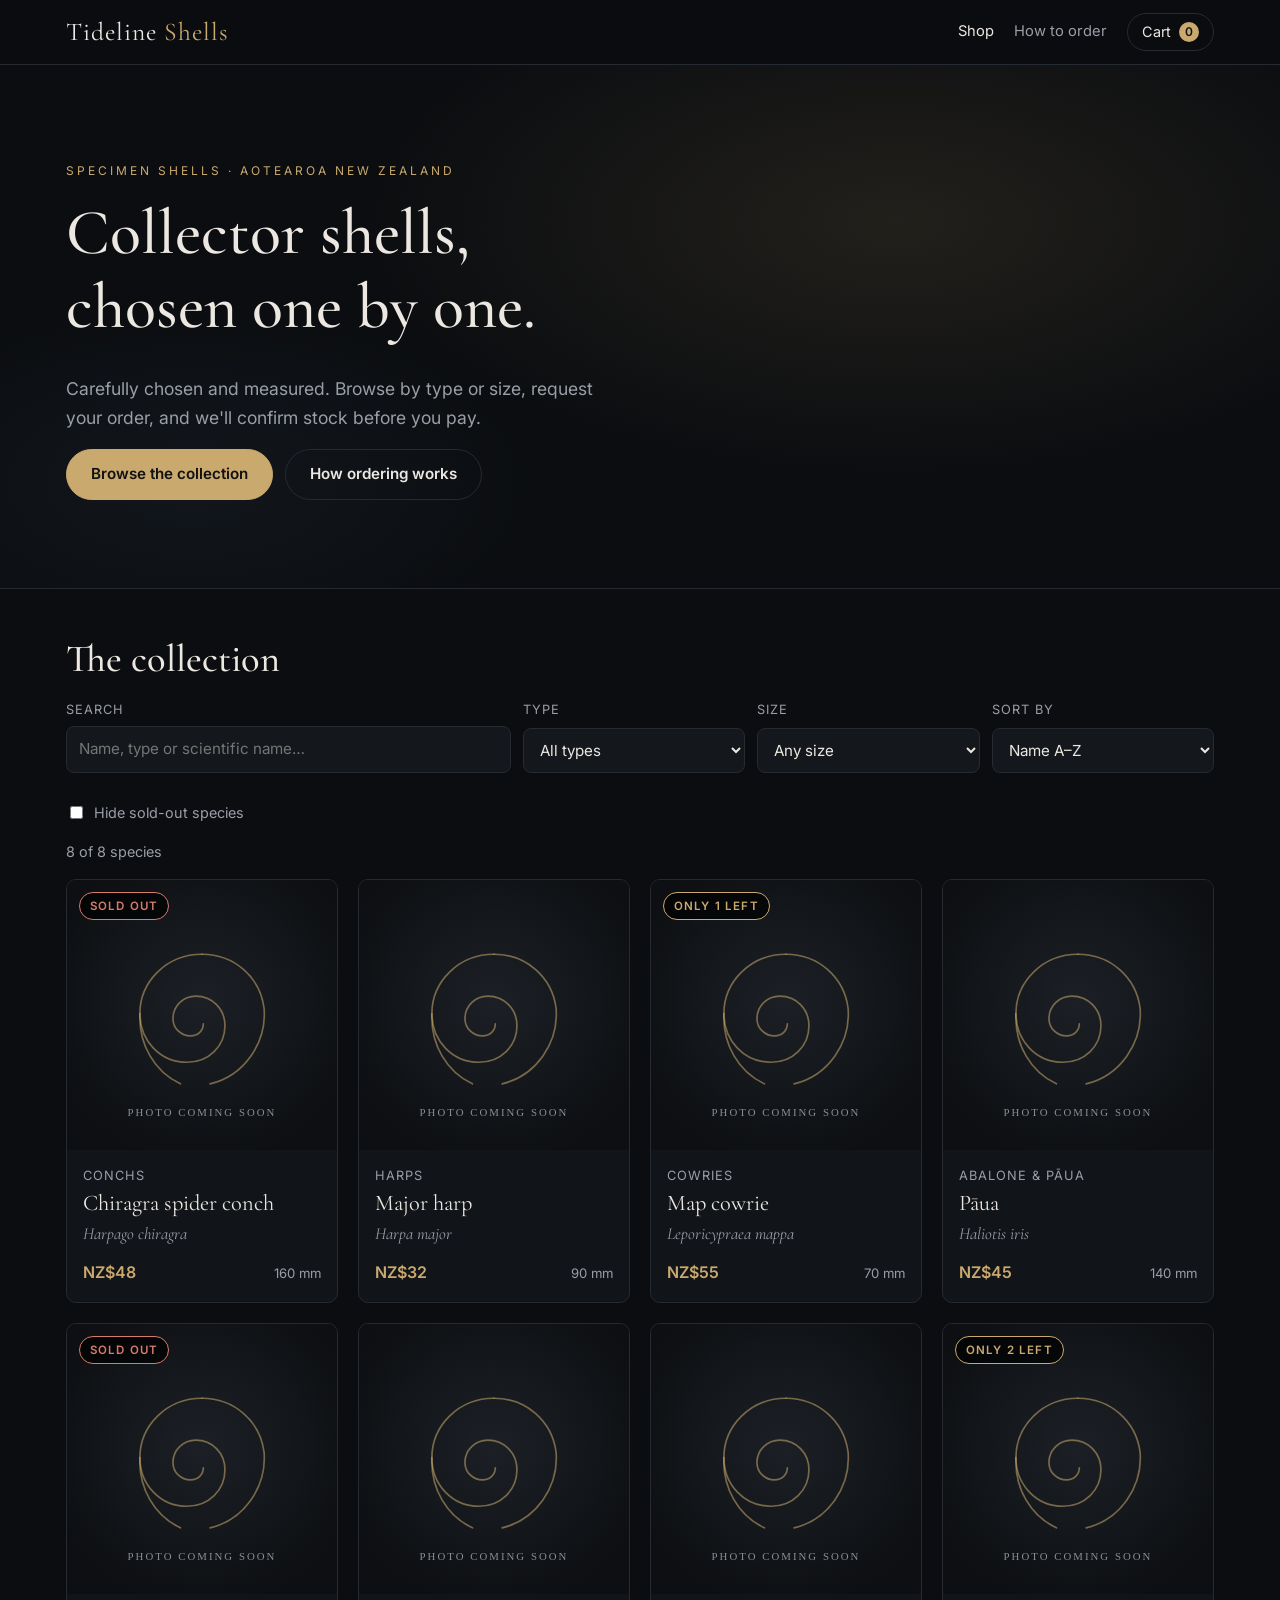
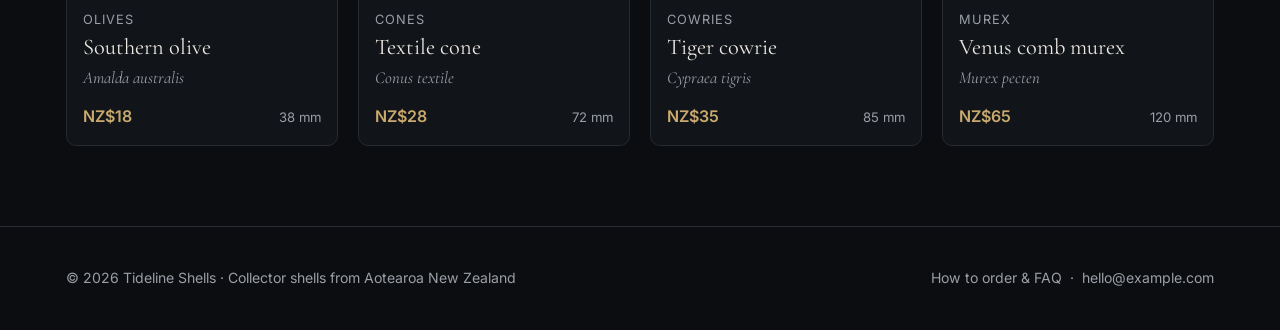
<file: index.html>
<!doctype html>
<html lang="en">
<head>
  <meta charset="utf-8">
  <meta name="viewport" content="width=device-width, initial-scale=1">
  <title>Tideline Shells | Collector Specimen Shells, New Zealand</title>
  <meta name="description" content="Collector-grade specimen shells, sorted by type and size, shipped from New Zealand.">
  <link rel="icon" href="assets/img/placeholder.svg">
  <link rel="preconnect" href="https://fonts.googleapis.com">
  <link rel="preconnect" href="https://fonts.gstatic.com" crossorigin>
  <link href="https://fonts.googleapis.com/css2?family=Cormorant+Garamond:ital,wght@0,500;1,500&family=Inter:wght@400;600&display=swap" rel="stylesheet">
  <link rel="stylesheet" href="assets/css/style.css">
</head>
<body data-page="shop">

  <section class="hero">
    <div class="wrap">
      <p class="eyebrow">Specimen shells &middot; Aotearoa New Zealand</p>
      <h1>Collector shells,<br>chosen one by one.</h1>
      <p class="lead">Carefully chosen and measured. Browse by type or size, request your order, and we'll confirm stock before you pay.</p>
      <p><a class="btn" href="#catalog">Browse the collection</a> &nbsp; <a class="btn btn-ghost" href="how-to-order.html">How ordering works</a></p>
    </div>
  </section>

  <main class="catalog" id="catalog">
    <div class="wrap">
      <h2>The collection</h2>
      <div class="filters">
        <label class="field">Search
          <input id="f-search" type="search" placeholder="Name, type or scientific name…">
        </label>
        <label class="field">Type
          <select id="f-type"></select>
        </label>
        <label class="field">Size
          <select id="f-size">
            <option value="">Any size</option>
            <option value="0-30">Under 30 mm</option>
            <option value="30-60">30–60 mm</option>
            <option value="60-100">60–100 mm</option>
            <option value="100-9999">Over 100 mm</option>
          </select>
        </label>
        <label class="field">Sort by
          <select id="f-sort">
            <option value="name">Name A–Z</option>
            <option value="type">Type</option>
            <option value="price-asc">Price: low to high</option>
            <option value="price-desc">Price: high to low</option>
            <option value="size-asc">Size: small to large</option>
            <option value="size-desc">Size: large to small</option>
          </select>
        </label>
      </div>
      <label class="check" style="margin-bottom:16px"><input id="f-instock" type="checkbox"> Hide sold-out species</label>
      <p class="result-count" id="result-count"></p>
      <div class="grid" id="grid"></div>
    </div>
  </main>

  <script src="data/config.js"></script>
  <script src="data/shells.js"></script>
  <script src="assets/js/app.js"></script>
</body>
</html>
</file>
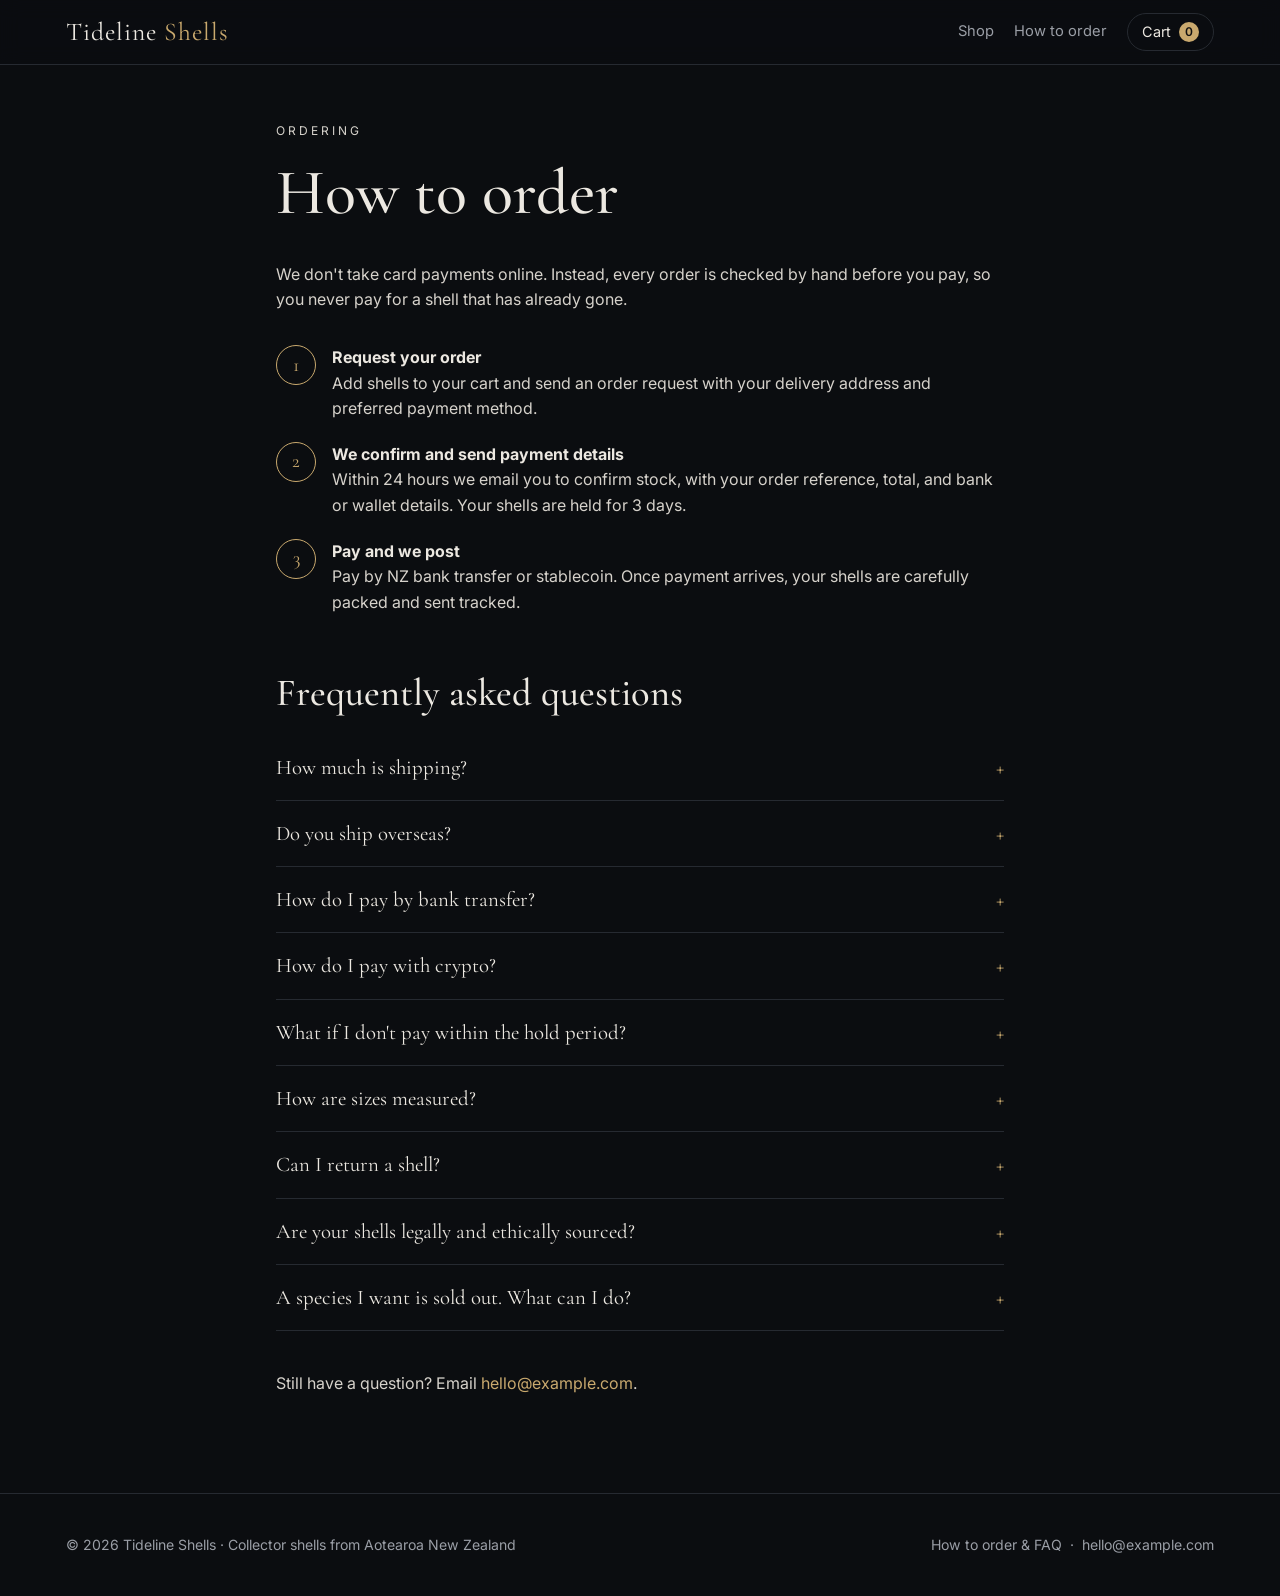
<file: how-to-order.html>
<!doctype html>
<html lang="en">
<head>
  <meta charset="utf-8">
  <meta name="viewport" content="width=device-width, initial-scale=1">
  <title>How to order &amp; FAQ | Tideline Shells</title>
  <link rel="icon" href="assets/img/placeholder.svg">
  <link rel="preconnect" href="https://fonts.googleapis.com">
  <link rel="preconnect" href="https://fonts.gstatic.com" crossorigin>
  <link href="https://fonts.googleapis.com/css2?family=Cormorant+Garamond:ital,wght@0,500;1,500&family=Inter:wght@400;600&display=swap" rel="stylesheet">
  <link rel="stylesheet" href="assets/css/style.css">
</head>
<body data-page="how">

  <main class="page">
    <div class="wrap narrow">
      <p class="eyebrow">Ordering</p>
      <h1>How to order</h1>
      <p>We don't take card payments online. Instead, every order is checked by hand before you pay, so you never pay for a shell that has already gone.</p>

      <ol class="steps">
        <li><strong>Request your order</strong>Add shells to your cart and send an order request with your delivery address and preferred payment method.</li>
        <li><strong>We confirm and send payment details</strong>Within 24 hours we email you to confirm stock, with your order reference, total, and bank or wallet details. Your shells are held for <span data-cfg="holdDays"></span> days.</li>
        <li><strong>Pay and we post</strong>Pay by NZ bank transfer or stablecoin. Once payment arrives, your shells are carefully packed and sent tracked.</li>
      </ol>

      <h2 style="margin-top:56px">Frequently asked questions</h2>

      <details>
        <summary>How much is shipping?</summary>
        <p>A flat <span data-cfg="shippingFlatRate"></span> per order anywhere in New Zealand, tracked. Every specimen is individually wrapped and boxed.</p>
      </details>
      <details>
        <summary>Do you ship overseas?</summary>
        <p>Not yet. We ship to <span data-cfg="shipsTo"></span>. If you're overseas, leave your email on a sold-out species or contact us and we'll let you know when international shipping opens.</p>
      </details>
      <details>
        <summary>How do I pay by bank transfer?</summary>
        <p>After we confirm your order, we email our NZ bank account number. Please use your order reference as the payment reference so we can match it.</p>
      </details>
      <details>
        <summary>How do I pay with crypto?</summary>
        <p>We accept stablecoins (USDC or USDT) only, so the price can't move between ordering and paying. We email you the wallet address, network and exact amount. Please double-check the network before sending, because payments sent on the wrong network can't be recovered.</p>
      </details>
      <details>
        <summary>What if I don't pay within the hold period?</summary>
        <p>After <span data-cfg="holdDays"></span> days the shells are released back into stock. Just reply to our email if you need a little more time.</p>
      </details>
      <details>
        <summary>How are sizes measured?</summary>
        <p>Sizes are the greatest length in millimetres, measured with calipers. Individual specimens may vary slightly from the listed size; ask if you need an exact measurement.</p>
      </details>
      <details>
        <summary>Can I return a shell?</summary>
        <p>If a specimen arrives damaged or isn't as described, contact us within 7 days with photos and we'll refund or replace it. Your rights under the NZ Consumer Guarantees Act always apply.</p>
      </details>
      <details>
        <summary>Are your shells legally and ethically sourced?</summary>
        <p>Yes. We don't sell species protected under CITES or New Zealand wildlife law without the required permits, and we can tell you the origin of any specimen on request.</p>
      </details>
      <details>
        <summary>A species I want is sold out. What can I do?</summary>
        <p>Open the species page and use the "Notify me" form. We'll email you when it's back.</p>
      </details>

      <p style="margin-top:40px">Still have a question? Email <a data-cfg="contactEmail" id="contact-link" href="#"></a>.</p>
    </div>
  </main>

  <script src="data/config.js"></script>
  <script src="data/shells.js"></script>
  <script src="assets/js/app.js"></script>
  <script>
    document.getElementById("contact-link").href = "mailto:" + window.SHOP_CONFIG.contactEmail;
  </script>
</body>
</html>
</file>
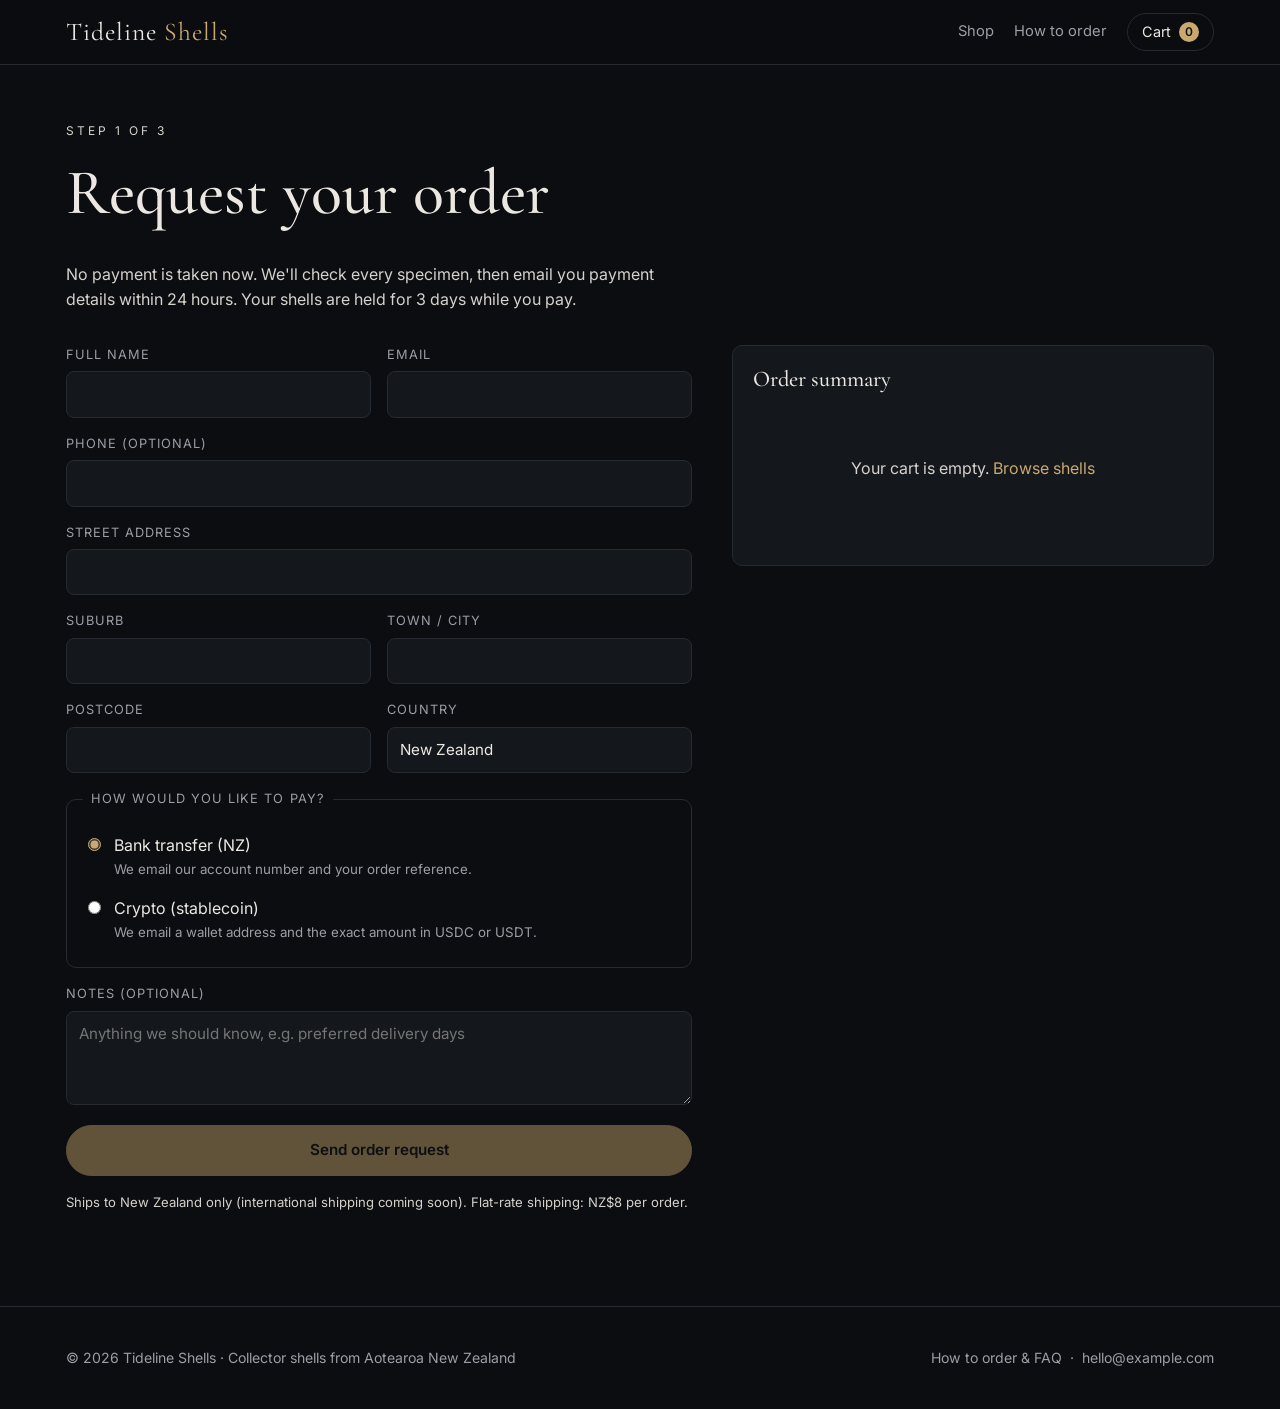
<file: order.html>
<!doctype html>
<html lang="en">
<head>
  <meta charset="utf-8">
  <meta name="viewport" content="width=device-width, initial-scale=1">
  <title>Request your order | Tideline Shells</title>
  <link rel="icon" href="assets/img/placeholder.svg">
  <link rel="preconnect" href="https://fonts.googleapis.com">
  <link rel="preconnect" href="https://fonts.gstatic.com" crossorigin>
  <link href="https://fonts.googleapis.com/css2?family=Cormorant+Garamond:ital,wght@0,500;1,500&family=Inter:wght@400;600&display=swap" rel="stylesheet">
  <link rel="stylesheet" href="assets/css/style.css">
</head>
<body data-page="order">

  <main class="page">
    <div class="wrap">
      <p class="eyebrow">Step 1 of 3</p>
      <h1>Request your order</h1>
      <p style="max-width:640px">No payment is taken now. We'll check every specimen, then email you payment details within 24 hours. Your shells are held for <span data-cfg="holdDays"></span> days while you pay.</p>

      <div class="order-layout" style="margin-top:32px">
        <!-- Netlify picks up this form and emails each submission to you. -->
        <form id="order-form" name="order" method="POST" action="/thanks.html" data-netlify="true" netlify-honeypot="bot-field">
          <input type="hidden" name="form-name" value="order">
          <textarea name="order" id="order-field" class="hidden" readonly></textarea>
          <input type="hidden" name="total" id="total-field">
          <p class="hidden"><label>Leave empty: <input name="bot-field"></label></p>

          <div class="form-grid">
            <label class="field">Full name <input name="name" required autocomplete="name"></label>
            <label class="field">Email <input name="email" type="email" required autocomplete="email"></label>
            <label class="field full">Phone (optional) <input name="phone" type="tel" autocomplete="tel"></label>
            <label class="field full">Street address <input name="address" required autocomplete="street-address"></label>
            <label class="field">Suburb <input name="suburb" autocomplete="address-level3"></label>
            <label class="field">Town / City <input name="city" required autocomplete="address-level2"></label>
            <label class="field">Postcode <input name="postcode" required inputmode="numeric" pattern="[0-9]{4}" title="4-digit NZ postcode" autocomplete="postal-code"></label>
            <label class="field">Country <input name="country" value="New Zealand" readonly></label>

            <fieldset class="full">
              <legend>How would you like to pay?</legend>
              <label class="radio"><input type="radio" name="payment" value="Bank transfer" required checked>
                <span>Bank transfer (NZ)<small>We email our account number and your order reference.</small></span></label>
              <label class="radio"><input type="radio" name="payment" value="Crypto (stablecoin)">
                <span>Crypto (stablecoin)<small>We email a wallet address and the exact amount in USDC or USDT.</small></span></label>
            </fieldset>

            <label class="field full">Notes (optional)
              <textarea name="notes" rows="3" placeholder="Anything we should know, e.g. preferred delivery days"></textarea>
            </label>
          </div>

          <p style="margin-top:20px"><button class="btn btn-block" id="submit-order" type="submit">Send order request</button></p>
          <p class="fine">Ships to <span data-cfg="shipsTo"></span>. Flat-rate shipping: <span data-cfg="shippingFlatRate"></span> per order.</p>
        </form>

        <aside class="summary-box">
          <h3>Order summary</h3>
          <div id="order-summary"></div>
        </aside>
      </div>
    </div>
  </main>

  <script src="data/config.js"></script>
  <script src="data/shells.js"></script>
  <script src="assets/js/app.js"></script>
</body>
</html>
</file>
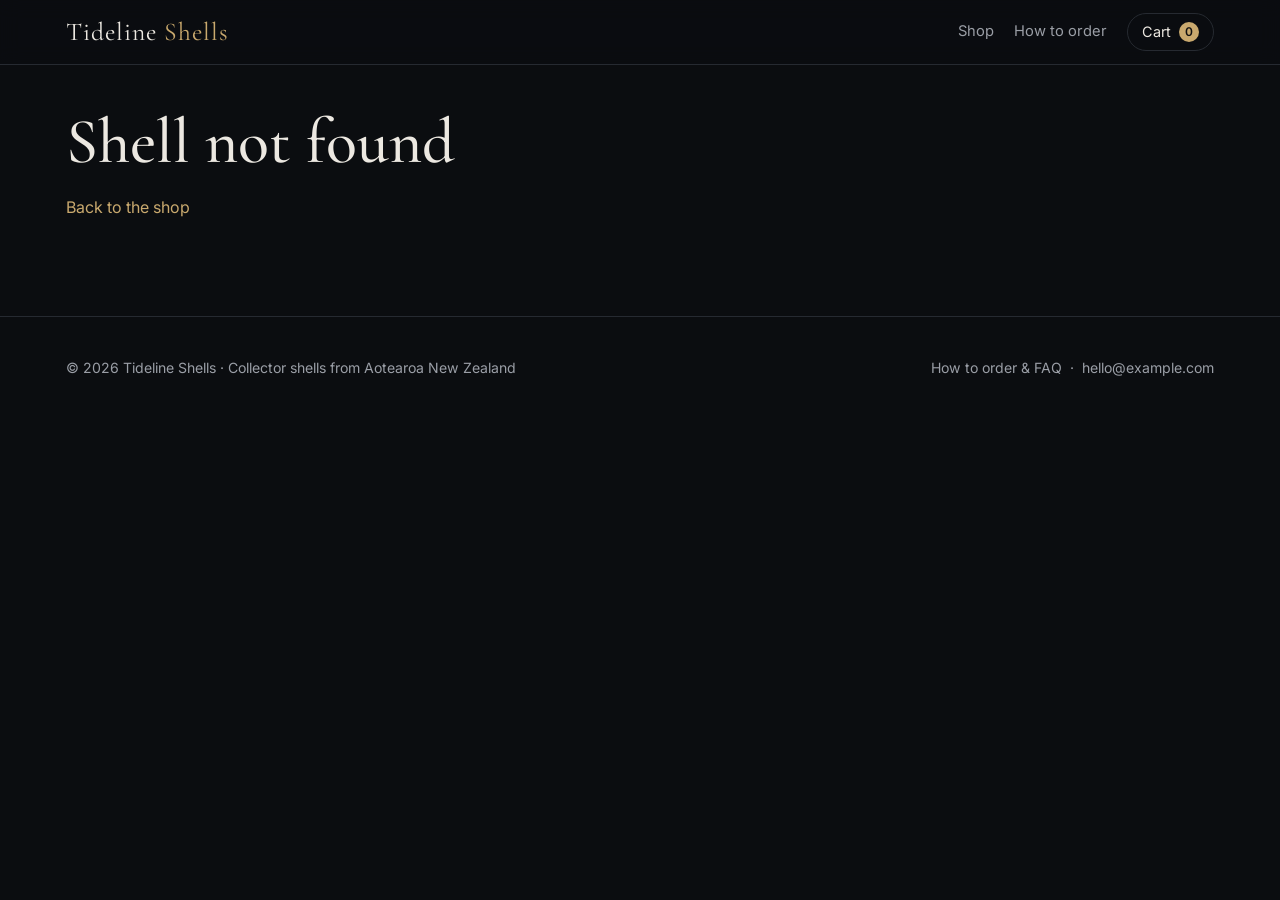
<file: shell.html>
<!doctype html>
<html lang="en">
<head>
  <meta charset="utf-8">
  <meta name="viewport" content="width=device-width, initial-scale=1">
  <title>Shell | Tideline Shells</title>
  <link rel="icon" href="assets/img/placeholder.svg">
  <link rel="preconnect" href="https://fonts.googleapis.com">
  <link rel="preconnect" href="https://fonts.gstatic.com" crossorigin>
  <link href="https://fonts.googleapis.com/css2?family=Cormorant+Garamond:ital,wght@0,500;1,500&family=Inter:wght@400;600&display=swap" rel="stylesheet">
  <link rel="stylesheet" href="assets/css/style.css">
</head>
<body data-page="product">

  <main class="wrap">
    <div class="product" id="product"></div>

    <!-- Shown only when a species is sold out. Netlify emails you each sign-up. -->
    <section class="notify-box" id="notify-section" style="margin-bottom:80px">
      <h3>Sold out: get notified</h3>
      <p class="fine">Leave your email and we'll let you know when <span id="notify-name">this species</span> is back in stock.</p>
      <form name="notify" method="POST" action="/thanks.html?for=notify" data-netlify="true" netlify-honeypot="bot-field">
        <input type="hidden" name="form-name" value="notify">
        <input type="hidden" name="species" id="notify-species" value="">
        <p class="hidden"><label>Leave empty: <input name="bot-field"></label></p>
        <input type="email" name="email" required placeholder="you@example.com" aria-label="Email address">
        <button class="btn" type="submit">Notify me</button>
      </form>
    </section>
  </main>

  <div class="lightbox" id="lightbox"><img id="lightbox-img" alt=""></div>

  <script src="data/config.js"></script>
  <script src="data/shells.js"></script>
  <script src="assets/js/app.js"></script>
</body>
</html>
</file>
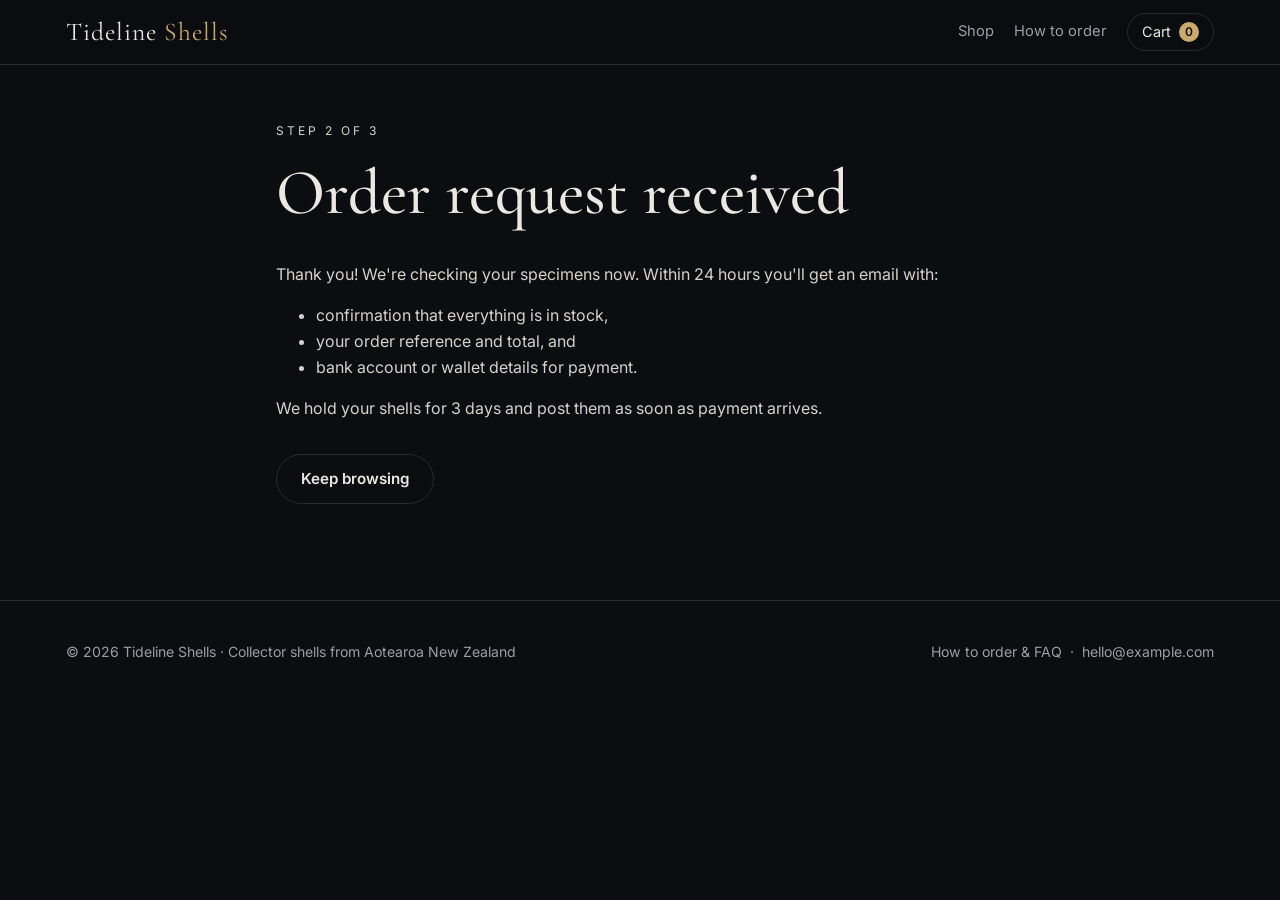
<file: thanks.html>
<!doctype html>
<html lang="en">
<head>
  <meta charset="utf-8">
  <meta name="viewport" content="width=device-width, initial-scale=1">
  <title>Thank you | Tideline Shells</title>
  <link rel="icon" href="assets/img/placeholder.svg">
  <link rel="preconnect" href="https://fonts.googleapis.com">
  <link rel="preconnect" href="https://fonts.gstatic.com" crossorigin>
  <link href="https://fonts.googleapis.com/css2?family=Cormorant+Garamond:ital,wght@0,500;1,500&family=Inter:wght@400;600&display=swap" rel="stylesheet">
  <link rel="stylesheet" href="assets/css/style.css">
</head>
<body data-page="thanks">

  <main class="page">
    <div class="wrap narrow">
      <div id="msg-order">
        <p class="eyebrow">Step 2 of 3</p>
        <h1>Order request received</h1>
        <p>Thank you! We're checking your specimens now. Within 24 hours you'll get an email with:</p>
        <ul>
          <li>confirmation that everything is in stock,</li>
          <li>your order reference and total, and</li>
          <li>bank account or wallet details for payment.</li>
        </ul>
        <p>We hold your shells for <span data-cfg="holdDays"></span> days and post them as soon as payment arrives.</p>
      </div>
      <div id="msg-notify" class="hidden">
        <h1>You're on the list</h1>
        <p>We'll email you as soon as that species is back in stock.</p>
      </div>
      <p style="margin-top:32px"><a class="btn btn-ghost" href="index.html#catalog">Keep browsing</a></p>
    </div>
  </main>

  <script src="data/config.js"></script>
  <script src="data/shells.js"></script>
  <script src="assets/js/app.js"></script>
  <script>
    if (new URLSearchParams(location.search).get("for") === "notify") {
      document.getElementById("msg-order").classList.add("hidden");
      document.getElementById("msg-notify").classList.remove("hidden");
    }
  </script>
</body>
</html>
</file>
<file: assets/css/style.css>
:root {
  --bg: #0b0d10;
  --bg-raised: #14171c;
  --bg-card: #111418;
  --line: #262a31;
  --text: #ece8e1;
  --muted: #9a9ea6;
  --accent: #c9a96e;
  --accent-strong: #e0c48c;
  --danger: #d77b6b;
  --ok: #8fbf9a;
  --radius: 10px;
  --serif: "Cormorant Garamond", Georgia, serif;
  --sans: "Inter", system-ui, -apple-system, Segoe UI, Roboto, sans-serif;
}

* { box-sizing: border-box; }

html, body { margin: 0; }

body {
  background: var(--bg);
  color: var(--text);
  font-family: var(--sans);
  font-size: 16px;
  line-height: 1.6;
  -webkit-font-smoothing: antialiased;
}

img { max-width: 100%; display: block; }

a { color: var(--accent); text-decoration: none; }
a:hover { color: var(--accent-strong); }

h1, h2, h3 { font-family: var(--serif); font-weight: 500; line-height: 1.15; margin: 0 0 .5em; }
h1 { font-size: clamp(2.4rem, 6vw, 4rem); }
h2 { font-size: clamp(1.8rem, 4vw, 2.4rem); }
h3 { font-size: 1.4rem; }

.wrap { width: 100%; max-width: 1180px; margin: 0 auto; padding: 0 16px; }
.narrow { max-width: 760px; }

/* Header */
.site-header {
  position: sticky; top: 0; z-index: 20;
  background: rgba(11, 13, 16, .88);
  backdrop-filter: blur(10px);
  border-bottom: 1px solid var(--line);
}
.site-header .wrap { display: flex; align-items: center; gap: 24px; height: 64px; }
.logo { font-family: var(--serif); font-size: 1.6rem; color: var(--text); letter-spacing: .04em; }
.logo span { color: var(--accent); }
.nav { display: flex; gap: 20px; margin-left: auto; align-items: center; }
.nav a { color: var(--muted); font-size: .92rem; }
.nav a:hover, .nav a.active { color: var(--text); }
.cart-btn {
  display: inline-flex; align-items: center; gap: 8px;
  background: none; border: 1px solid var(--line); color: var(--text);
  border-radius: 999px; padding: 6px 14px; font: inherit; font-size: .9rem; cursor: pointer;
}
.cart-btn:hover { border-color: var(--accent); }
.cart-count {
  background: var(--accent); color: #111; border-radius: 999px;
  min-width: 20px; height: 20px; font-size: .75rem; font-weight: 600;
  display: inline-grid; place-items: center; padding: 0 6px;
}

@media (max-width: 640px) {
  .nav .hide-sm { display: none; }
  .site-header .wrap { gap: 12px; }
}

/* Hero */
.hero {
  padding: 96px 0 72px;
  background:
    radial-gradient(ellipse 60% 70% at 70% 30%, rgba(201,169,110,.12), transparent 70%),
    radial-gradient(ellipse 40% 50% at 15% 80%, rgba(80,110,140,.10), transparent 70%);
  border-bottom: 1px solid var(--line);
}
.eyebrow { text-transform: uppercase; letter-spacing: .25em; font-size: .75rem; color: var(--accent); margin: 0 0 16px; }
.hero p.lead { color: var(--muted); font-size: 1.1rem; max-width: 560px; }

/* Buttons */
.btn {
  display: inline-flex; align-items: center; justify-content: center; gap: 8px;
  background: var(--accent); color: #111; border: 1px solid var(--accent);
  border-radius: 999px; padding: 12px 24px; font: inherit; font-weight: 600; font-size: .95rem;
  cursor: pointer; transition: background .15s, border-color .15s;
}
.btn:hover { background: var(--accent-strong); border-color: var(--accent-strong); color: #111; }
.btn:disabled { opacity: .45; cursor: not-allowed; }
.btn-ghost { background: transparent; color: var(--text); border-color: var(--line); }
.btn-ghost:hover { background: transparent; border-color: var(--accent); color: var(--text); }
.btn-block { width: 100%; }

/* Filters */
.catalog { padding: 48px 0 80px; }
.filters {
  display: grid; gap: 12px;
  grid-template-columns: 2fr 1fr 1fr 1fr;
  margin-bottom: 28px;
}
@media (max-width: 800px) { .filters { grid-template-columns: 1fr 1fr; } }
@media (max-width: 480px) { .filters { grid-template-columns: 1fr; } }

label.field { display: grid; gap: 6px; font-size: .8rem; color: var(--muted); text-transform: uppercase; letter-spacing: .08em; }
input, select, textarea {
  width: 100%; background: var(--bg-raised); color: var(--text);
  border: 1px solid var(--line); border-radius: 8px; padding: 10px 12px;
  font: inherit; font-size: .95rem; text-transform: none; letter-spacing: normal;
}
input:focus, select:focus, textarea:focus { outline: none; border-color: var(--accent); }
.check { display: flex; align-items: center; gap: 8px; color: var(--muted); font-size: .9rem; }
.check input { width: auto; accent-color: var(--accent); }

.result-count { color: var(--muted); font-size: .9rem; margin-bottom: 16px; }

/* Grid of cards */
.grid { display: grid; gap: 20px; grid-template-columns: repeat(auto-fill, minmax(240px, 1fr)); }
.card {
  background: var(--bg-card); border: 1px solid var(--line); border-radius: var(--radius);
  overflow: hidden; display: flex; flex-direction: column; color: var(--text);
  transition: border-color .2s, transform .2s;
}
.card:hover { border-color: var(--accent); transform: translateY(-2px); color: var(--text); }
.card-img { aspect-ratio: 1; background: #0d0f12; overflow: hidden; position: relative; }
.card-img img { width: 100%; height: 100%; object-fit: cover; transition: transform .4s; }
.card:hover .card-img img { transform: scale(1.04); }
.card-body { padding: 16px; display: grid; gap: 4px; flex: 1; }
.title { font-family: var(--serif); font-size: 1.4rem; line-height: 1.2; }
.sci-sub { font-family: var(--serif); font-style: italic; color: var(--muted); font-size: 1.05rem; }
.meta { color: var(--muted); font-size: .8rem; text-transform: uppercase; letter-spacing: .08em; }
.card-foot { display: flex; justify-content: space-between; align-items: baseline; margin-top: 8px; }
.price { font-weight: 600; color: var(--accent); }
.badge {
  position: absolute; top: 12px; left: 12px; font-size: .72rem; font-weight: 600;
  text-transform: uppercase; letter-spacing: .1em; padding: 4px 10px; border-radius: 999px;
  background: rgba(0,0,0,.7); border: 1px solid var(--line); color: var(--muted);
}
.badge.low { color: var(--accent); border-color: var(--accent); }
.badge.out { color: var(--danger); border-color: var(--danger); }
.stock-note { font-size: .82rem; color: var(--muted); }
.stock-note.out { color: var(--danger); }

.empty { text-align: center; color: var(--muted); padding: 48px 0; }

/* Product page */
.product { padding: 40px 0 80px; display: grid; gap: 48px; grid-template-columns: 1.1fr 1fr; }
@media (max-width: 860px) { .product { grid-template-columns: 1fr; gap: 28px; } }
.gallery-main {
  aspect-ratio: 1; background: #0d0f12; border: 1px solid var(--line);
  border-radius: var(--radius); overflow: hidden; cursor: zoom-in;
}
.gallery-main img { width: 100%; height: 100%; object-fit: contain; }
.thumbs { display: flex; gap: 10px; margin-top: 12px; flex-wrap: wrap; }
.thumbs button {
  width: 72px; height: 72px; padding: 0; border: 1px solid var(--line); border-radius: 6px;
  background: #0d0f12; overflow: hidden; cursor: pointer;
}
.thumbs button[aria-current="true"] { border-color: var(--accent); }
.thumbs img { width: 100%; height: 100%; object-fit: cover; }
.product h1 { margin-bottom: 4px; }
.product h1 + .price { margin-top: 16px; }
.product .sci-sub { font-size: 1.3rem; margin: 0 0 20px; }
.specs { display: grid; grid-template-columns: auto 1fr; gap: 8px 24px; margin: 24px 0; padding: 20px 0; border-top: 1px solid var(--line); border-bottom: 1px solid var(--line); }
.specs dt { color: var(--muted); font-size: .85rem; text-transform: uppercase; letter-spacing: .08em; }
.specs dd { margin: 0; }
.product .price { font-size: 1.6rem; }
.buy-row { display: flex; gap: 12px; align-items: center; margin: 20px 0; flex-wrap: wrap; }
.qty { display: inline-flex; border: 1px solid var(--line); border-radius: 999px; overflow: hidden; }
.qty button { background: none; border: 0; color: var(--text); width: 40px; font-size: 1.1rem; cursor: pointer; }
.qty input { width: 48px; text-align: center; border: 0; border-radius: 0; background: transparent; padding: 10px 0; }
.back { display: inline-block; margin-top: 24px; color: var(--muted); font-size: .9rem; }

.notify-box { background: var(--bg-raised); border: 1px solid var(--line); border-radius: var(--radius); padding: 20px; margin-top: 20px; }
.notify-box form { display: flex; gap: 10px; flex-wrap: wrap; margin-top: 12px; }
.notify-box input[type="email"] { flex: 1; min-width: 200px; }

/* Lightbox */
.lightbox {
  position: fixed; inset: 0; background: rgba(0,0,0,.92); z-index: 50;
  display: none; place-items: center; padding: 16px; cursor: zoom-out;
}
.lightbox.open { display: grid; }
.lightbox img { max-height: 92vh; max-width: 100%; object-fit: contain; }

/* Cart drawer */
.drawer-backdrop { position: fixed; inset: 0; background: rgba(0,0,0,.6); z-index: 40; display: none; }
.drawer-backdrop.open { display: block; }
.drawer {
  position: fixed; top: 0; right: 0; bottom: 0; width: min(420px, 100%); z-index: 41;
  background: var(--bg-raised); border-left: 1px solid var(--line);
  transform: translateX(100%); transition: transform .25s ease;
  display: flex; flex-direction: column;
}
.drawer.open { transform: none; }
.drawer-head { display: flex; justify-content: space-between; align-items: center; padding: 20px; border-bottom: 1px solid var(--line); }
.drawer-head h2 { font-size: 1.6rem; margin: 0; }
.icon-btn { background: none; border: 0; color: var(--muted); font-size: 1.6rem; cursor: pointer; line-height: 1; }
.icon-btn:hover { color: var(--text); }
.drawer-items { flex: 1; overflow-y: auto; padding: 8px 20px; }
.drawer-foot { padding: 20px; border-top: 1px solid var(--line); display: grid; gap: 12px; }

.line-item { display: grid; grid-template-columns: 64px 1fr auto; gap: 12px; align-items: center; padding: 14px 0; border-bottom: 1px solid var(--line); }
.line-item img { width: 64px; height: 64px; object-fit: cover; border-radius: 6px; }
.line-item .title { font-size: 1.1rem; color: var(--text); }
.line-controls { display: flex; align-items: center; gap: 8px; margin-top: 4px; font-size: .85rem; color: var(--muted); }
.line-controls button { background: var(--bg); border: 1px solid var(--line); color: var(--text); width: 26px; height: 26px; border-radius: 50%; cursor: pointer; }
.remove { background: none !important; border: 0 !important; width: auto !important; color: var(--muted) !important; text-decoration: underline; font-size: .8rem; }

.totals { display: grid; gap: 6px; font-size: .95rem; }
.totals div { display: flex; justify-content: space-between; }
.totals .grand { font-weight: 600; font-size: 1.1rem; padding-top: 8px; border-top: 1px solid var(--line); }
.fine { color: var(--muted); font-size: .82rem; }

/* Generic content pages */
.page { padding: 56px 0 80px; }
.page p, .page li { color: #d6d2cb; }
.steps { counter-reset: step; list-style: none; padding: 0; display: grid; gap: 20px; margin: 32px 0; }
.steps li { counter-increment: step; position: relative; padding-left: 56px; }
.steps li::before {
  content: counter(step); position: absolute; left: 0; top: 0;
  width: 38px; height: 38px; border-radius: 50%; border: 1px solid var(--accent);
  color: var(--accent); display: grid; place-items: center; font-family: var(--serif); font-size: 1.2rem;
}
.steps strong { display: block; color: var(--text); }
details { border-bottom: 1px solid var(--line); padding: 16px 0; }
details summary { cursor: pointer; font-family: var(--serif); font-size: 1.3rem; list-style: none; }
details summary::-webkit-details-marker { display: none; }
details summary::after { content: "+"; float: right; color: var(--accent); }
details[open] summary::after { content: "–"; }
details p { margin: 12px 0 0; }

/* Order form */
.order-layout { display: grid; grid-template-columns: 1.3fr 1fr; gap: 40px; align-items: start; }
@media (max-width: 860px) { .order-layout { grid-template-columns: 1fr; } }
.form-grid { display: grid; gap: 16px; grid-template-columns: 1fr 1fr; }
.form-grid .full { grid-column: 1 / -1; }
@media (max-width: 520px) { .form-grid { grid-template-columns: 1fr; } }
fieldset { border: 1px solid var(--line); border-radius: var(--radius); padding: 16px; margin: 0; }
legend { padding: 0 8px; color: var(--muted); font-size: .8rem; text-transform: uppercase; letter-spacing: .08em; }
.radio { display: flex; gap: 10px; align-items: flex-start; padding: 8px 0; cursor: pointer; }
.radio input { width: auto; margin-top: 5px; accent-color: var(--accent); }
.radio span small { display: block; color: var(--muted); }
.summary-box { background: var(--bg-raised); border: 1px solid var(--line); border-radius: var(--radius); padding: 20px; position: sticky; top: 88px; }
.hidden { display: none !important; }

/* Footer */
.site-footer { border-top: 1px solid var(--line); padding: 40px 0; color: var(--muted); font-size: .88rem; }
.site-footer .wrap { display: flex; justify-content: space-between; gap: 20px; flex-wrap: wrap; }
.site-footer a { color: var(--muted); }
.site-footer a:hover { color: var(--text); }

.toast {
  position: fixed; bottom: 24px; left: 50%; transform: translateX(-50%) translateY(20px);
  background: var(--bg-raised); border: 1px solid var(--accent); color: var(--text);
  padding: 12px 20px; border-radius: 999px; font-size: .9rem; opacity: 0;
  transition: opacity .2s, transform .2s; z-index: 60; pointer-events: none;
}
.toast.show { opacity: 1; transform: translateX(-50%) translateY(0); }
</file>
